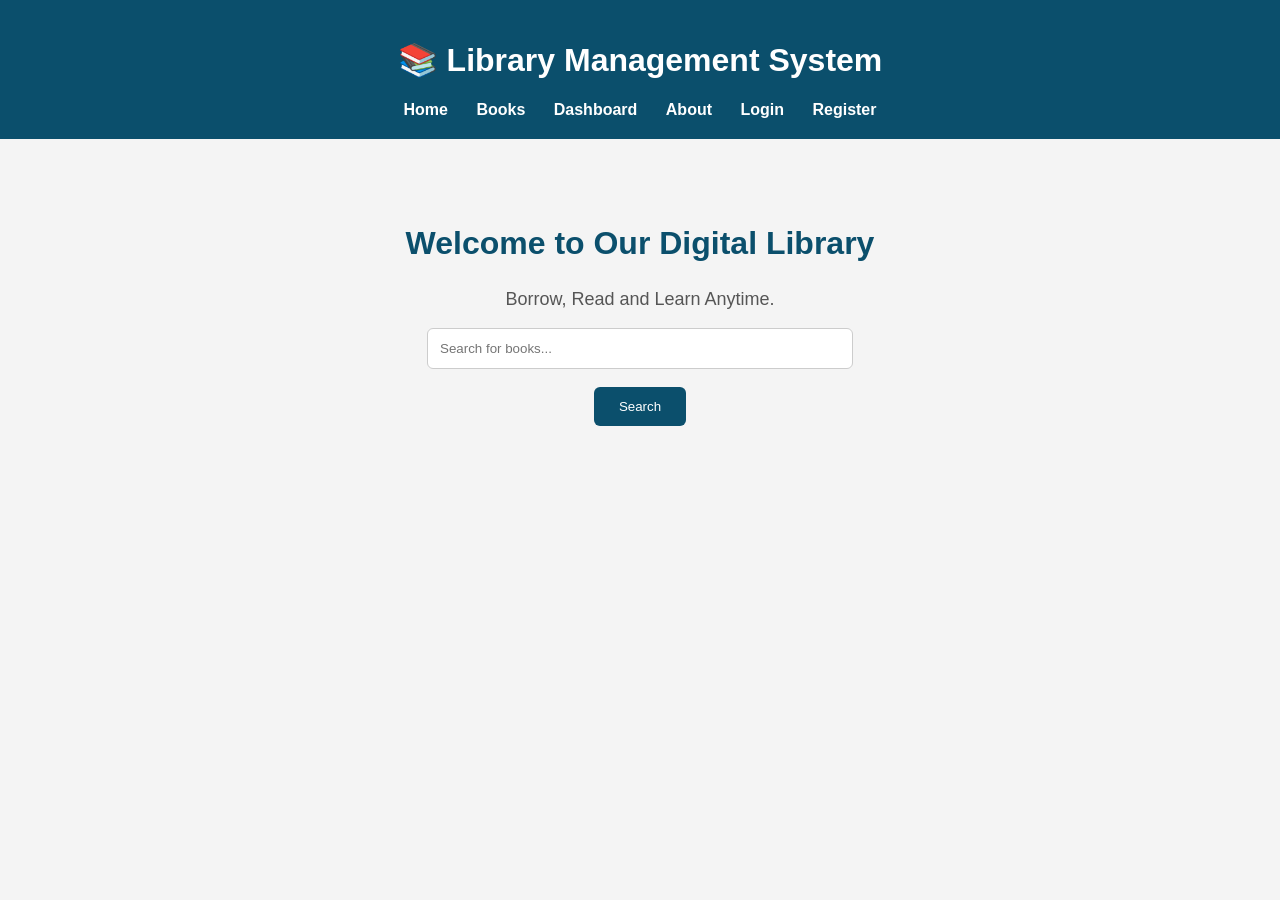
<file: index.html>
<!DOCTYPE html>
<html lang="en">
<head>
<meta charset="UTF-8">
<meta name="viewport" content="width=device-width, initial-scale=1.0">
<title>Library Management System</title>

<link rel="stylesheet" href="css/style.css">

</head>
<body>

<header>
    <h1>📚 Library Management System</h1>
    <nav>
        <a href="#">Home</a>
        <a href="books.html">Books</a>
        <a href="dashboard.html">Dashboard</a>
        <a href="#">About</a>
        <a href="login.html">Login</a>
        <a href="register.html">Register</a>
    </nav>
</header>

<section class="hero">
    <h2>Welcome to Our Digital Library</h2>
    <p>Borrow, Read and Learn Anytime.</p>

    <input type="text" placeholder="Search for books...">

    <br><br>

    <button>Search</button>
</section>
<script src="script.js?v=2"></script>
</body>
</html>
</file>
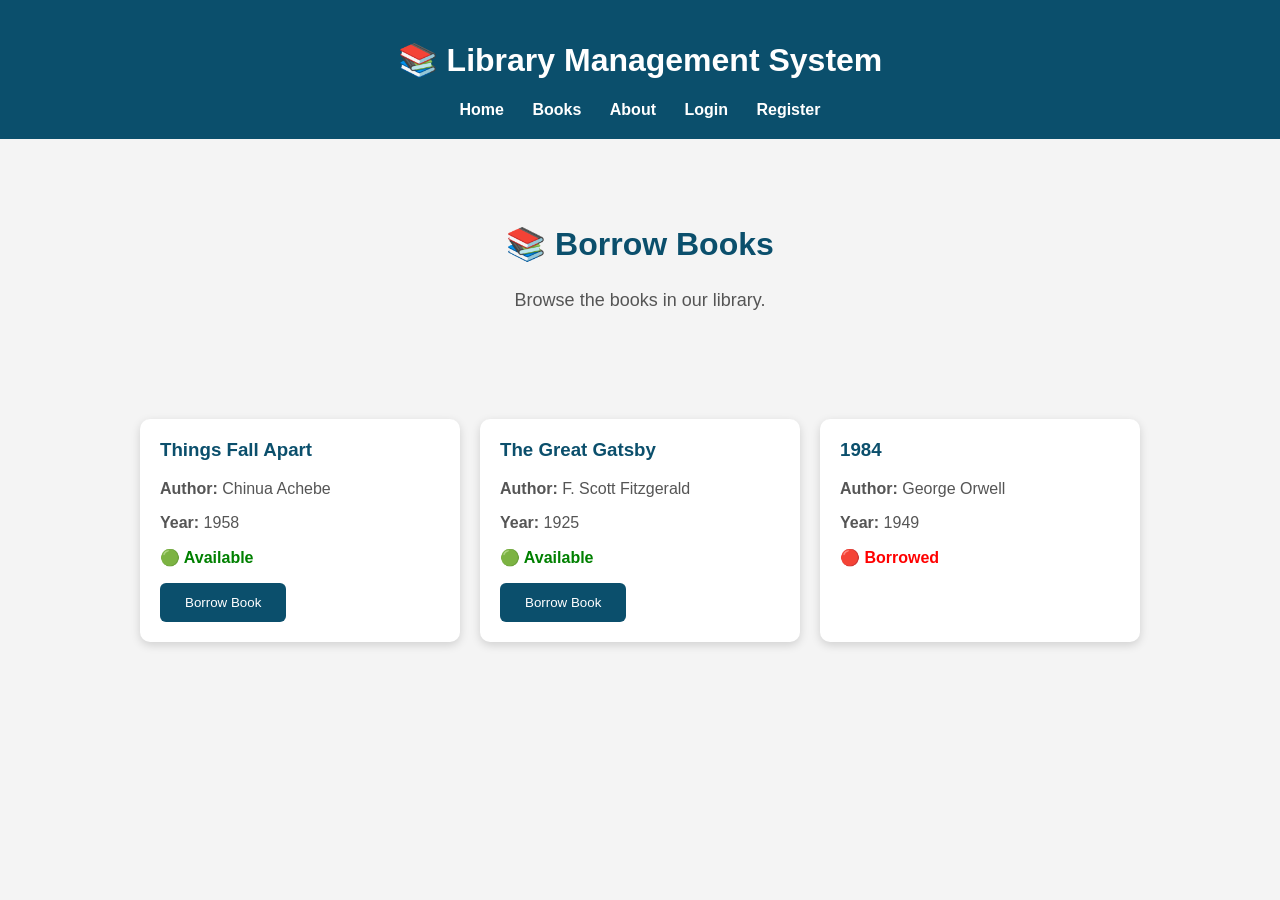
<file: books.html>
<!DOCTYPE html>
<html lang="en">
<head>
    <meta charset="UTF-8">
    <meta name="viewport" content="width=device-width, initial-scale=1.0">
    <title>Books - Library Management System</title>

    <link rel="stylesheet" href="css/style.css">
</head>

<body>

<header>
    <h1>📚 Library Management System</h1>

    <nav>
        <a href="index.html">Home</a>
        <a href="books.html">Books</a>
        <a href="#">About</a>
        <a href="#">Login</a>
        <a href="#">Register</a>
    </nav>
</header>

<section class="hero">
    <h2>📚 Borrow Books</h2>
    <p>Browse the books in our library.</p>
</section>

<section class="books">

    <div class="book-card">
        <h3>Things Fall Apart</h3>
        <p><strong>Author:</strong> Chinua Achebe</p>
        <p><strong>Year:</strong> 1958</p>
        <p id="things-status" class="available">🟢 Available</p>
<button id="things-button" onclick="returnBook('Things Fall Apart', 'things-status', 'things-button')">Return Book</button>
    </div>

    <div class="book-card">
        <h3>The Great Gatsby</h3>
        <p><strong>Author:</strong> F. Scott Fitzgerald</p>
        <p><strong>Year:</strong> 1925</p>
        <p id="gatsby-status" class="available">🟢 Available</p>
<button id="gatsby-button" onclick="borrowBook('The Great Gatsby', 'gatsby-status', 'gatsby-button')">Borrow Book</button>
    </div>

    <div class="book-card">
        <h3>1984</h3>
        <p><strong>Author:</strong> George Orwell</p>
        <p><strong>Year:</strong> 1949</p>
        <p class="borrowed">🔴 Borrowed</p>
    </div>

</section>
<script src="script.js?v=5"></script>
</body>
</html>
</file>
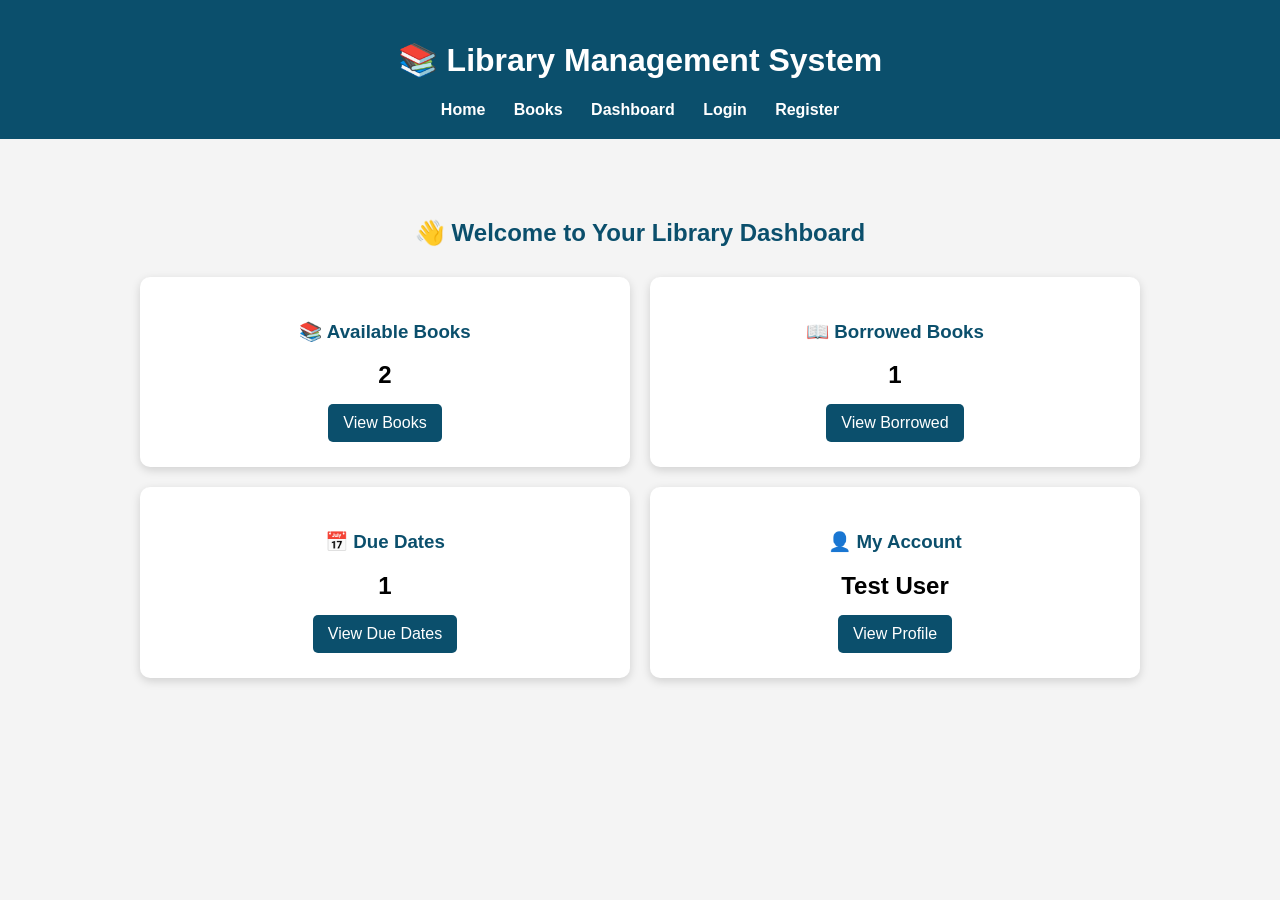
<file: dashboard.html>
<!DOCTYPE html>
<html lang="en">
<head>
    <meta charset="UTF-8">
    <meta name="viewport" content="width=device-width, initial-scale=1.0">
    <title>Dashboard - Library Management System</title>

    <link rel="stylesheet" href="css/style.css">
</head>

<body>

<header>
    <h1>📚 Library Management System</h1>

    <nav>
        <a href="index.html">Home</a>
        <a href="books.html">Books</a>
        <a href="dashboard.html">Dashboard</a>
        <a href="login.html">Login</a>
        <a href="register.html">Register</a>
    </nav>
</header>

<section class="dashboard">

    <h2>👋 Welcome to Your Library Dashboard</h2>

    <div class="dashboard-cards">

        <div class="dashboard-card">
            <h3>📚 Available Books</h3>
            <p id="available-count">2</p>
            <a href="books.html">View Books</a>
        </div>

        <div class="dashboard-card">
            <h3>📖 Borrowed Books</h3>
            <p id="borrowed-count">1</p>
            <a href="books.html">View Borrowed</a>
        </div>

        <div class="dashboard-card">
            <h3>📅 Due Dates</h3>
            <p id="due-count">1</p>
            <a href="due-dates.html">View Due Dates</a>
        </div>

        <div class="dashboard-card">
            <h3>👤 My Account</h3>
            <p>Test User</p>
            <a href="profile.html">View Profile</a>
        </div>

    </div>

</section>
<script src="script.js?v=4"></script>
</body>
</html>
</file>
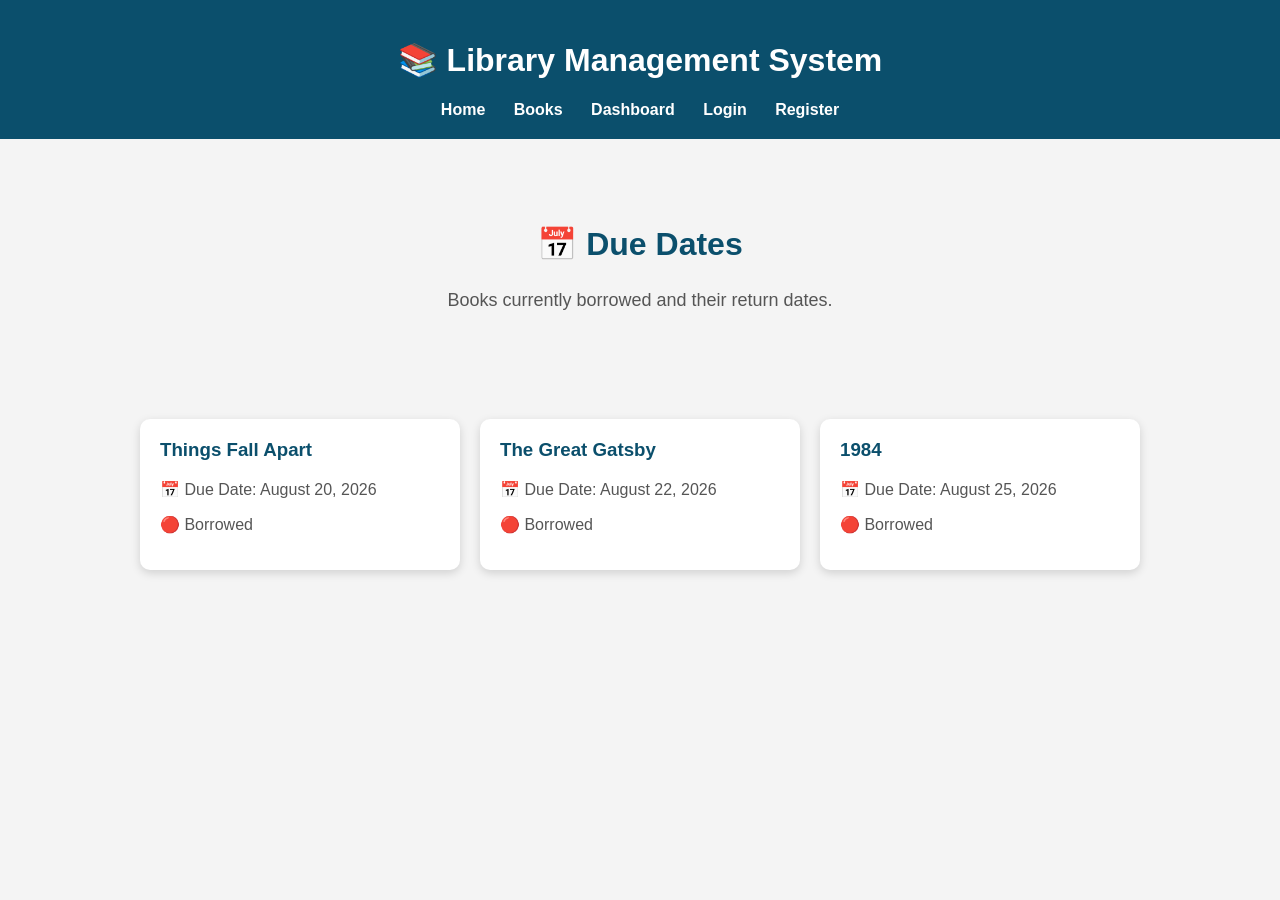
<file: due-dates.html>
<!DOCTYPE html>
<html lang="en">
<head>
    <meta charset="UTF-8">
    <meta name="viewport" content="width=device-width, initial-scale=1.0">
    <title>Due Dates - Library Management System</title>
    <link rel="stylesheet" href="css/style.css">
</head>

<body>

<header>
    <h1>📚 Library Management System</h1>

    <nav>
        <a href="index.html">Home</a>
        <a href="books.html">Books</a>
        <a href="dashboard.html">Dashboard</a>
        <a href="login.html">Login</a>
        <a href="register.html">Register</a>
    </nav>
</header>

<section class="hero">
    <h2>📅 Due Dates</h2>
    <p>Books currently borrowed and their return dates.</p>
</section>

<section class="books">

    <div class="book-card" id="things-due">
        <h3>Things Fall Apart</h3>
        <p>📅 Due Date: August 20, 2026</p>
        <p>🔴 Borrowed</p>
    </div>

    <div class="book-card" id="gatsby-due">
        <h3>The Great Gatsby</h3>
        <p>📅 Due Date: August 22, 2026</p>
        <p>🔴 Borrowed</p>
    </div>

    <div class="book-card" id="1984-due">
        <h3>1984</h3>
        <p>📅 Due Date: August 25, 2026</p>
        <p>🔴 Borrowed</p>
    </div>

</section>

</body>
</html>
</file>
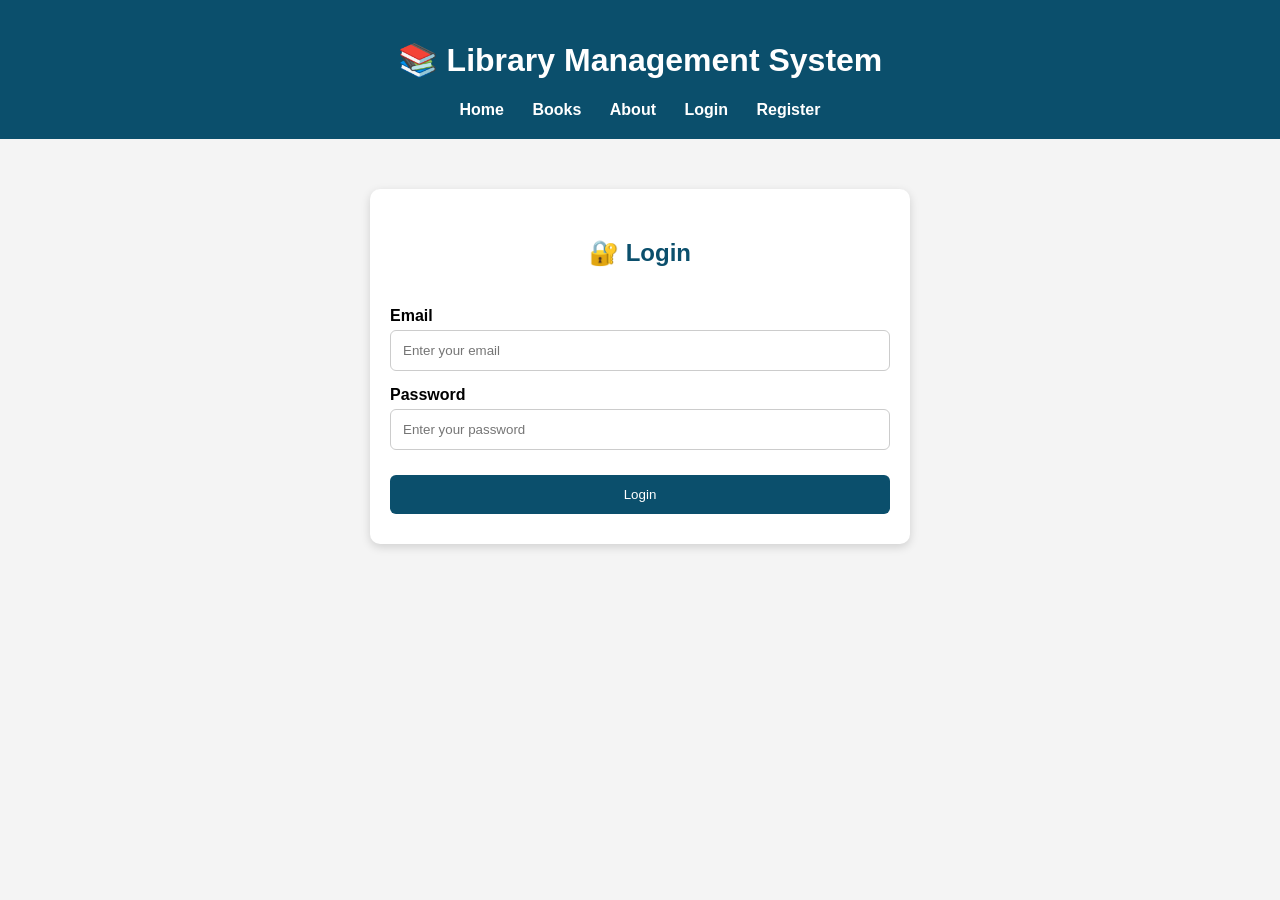
<file: login.html>
<!DOCTYPE html>
<html lang="en">
<head>
    <meta charset="UTF-8">
    <meta name="viewport" content="width=device-width, initial-scale=1.0">
    <title>Login - Library Management System</title>

    <link rel="stylesheet" href="css/style.css">
</head>

<body>

<header>
    <h1>📚 Library Management System</h1>

    <nav>
        <a href="index.html">Home</a>
        <a href="books.html">Books</a>
        <a href="#">About</a>
        <a href="login.html">Login</a>
        <a href="register.html">Register</a>
    </nav>
</header>

<section class="form-section">

    <h2>🔐 Login</h2>

    <form onsubmit="loginUser(event)">

        <label for="email">Email</label>
        <input type="email" id="email" placeholder="Enter your email" required>

        <label for="password">Password</label>
        <input type="password" id="password" placeholder="Enter your password" required>

        <button type="submit">Login</button>

    </form>

</section>

<script>
function loginUser(event) {
    event.preventDefault();

    alert("Login successful! Welcome back to our library.");
}
</script>

</body>
</html>
</file>
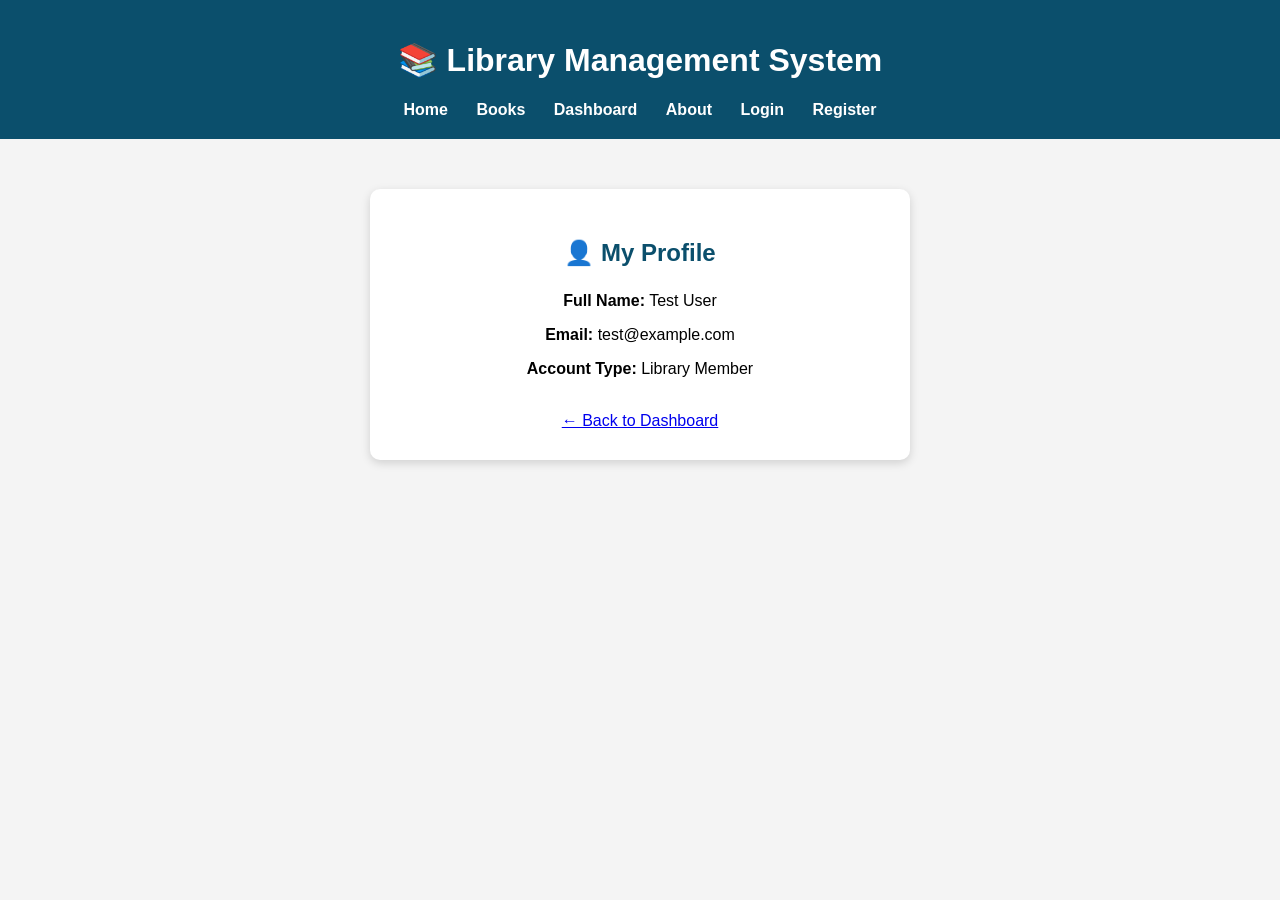
<file: profile.html>
<!DOCTYPE html>
<html lang="en">
<head>
    <meta charset="UTF-8">
    <meta name="viewport" content="width=device-width, initial-scale=1.0">
    <title>My Profile - Library Management System</title>
    <link rel="stylesheet" href="css/style.css">
</head>

<body>

<header>
    <h1>📚 Library Management System</h1>

    <nav>
        <a href="index.html">Home</a>
        <a href="books.html">Books</a>
        <a href="dashboard.html">Dashboard</a>
        <a href="#">About</a>
        <a href="login.html">Login</a>
        <a href="register.html">Register</a>
    </nav>
</header>

<section class="form-section">

    <h2>👤 My Profile</h2>

    <p><strong>Full Name:</strong> Test User</p>
    <p><strong>Email:</strong> test@example.com</p>
    <p><strong>Account Type:</strong> Library Member</p>

    <br>

    <a href="dashboard.html">← Back to Dashboard</a>

</section>

</body>
</html>
</file>
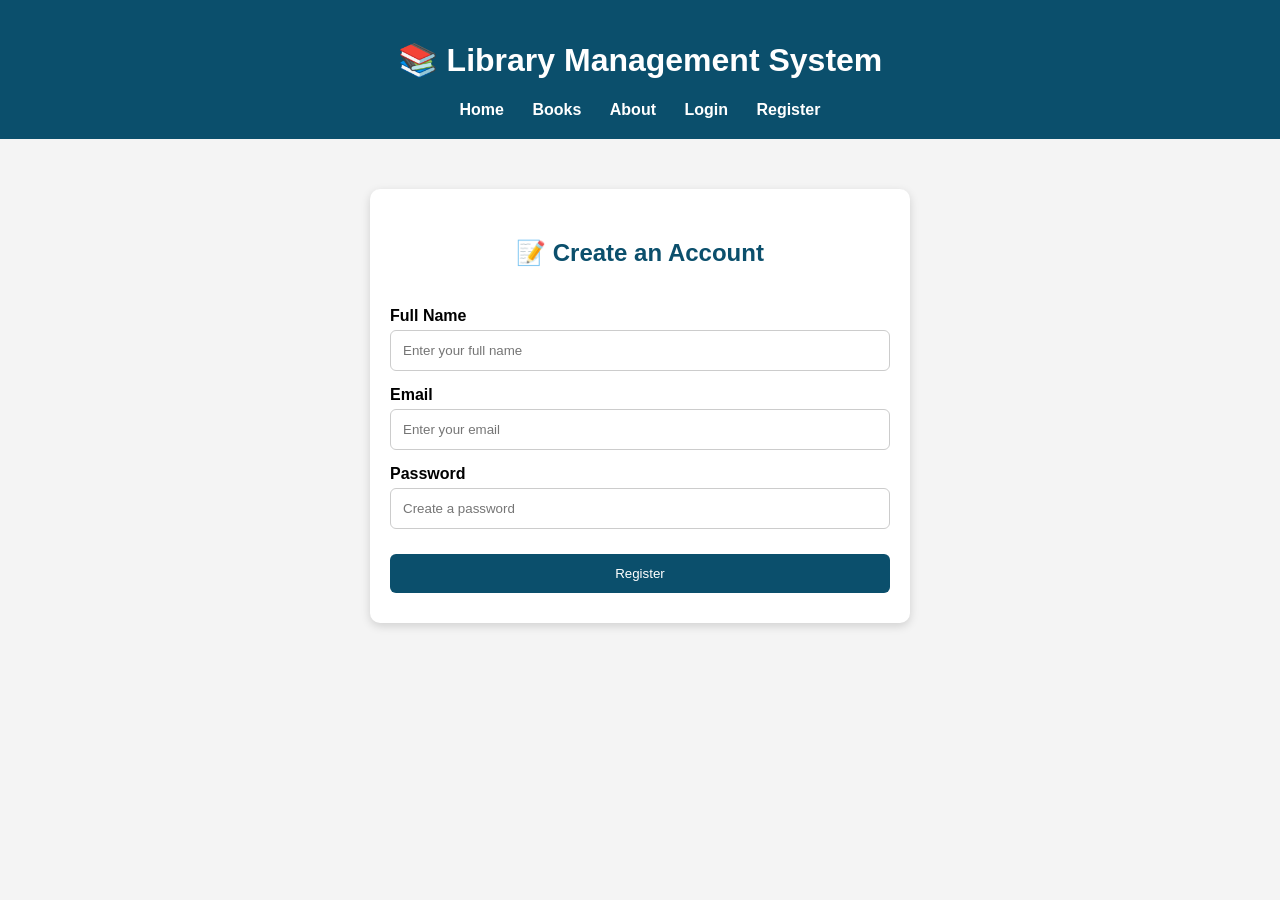
<file: register.html>
<!DOCTYPE html>
<html lang="en">
<head>
    <meta charset="UTF-8">
    <meta name="viewport" content="width=device-width, initial-scale=1.0">
    <title>Register - Library Management System</title>

    <link rel="stylesheet" href="css/style.css">
</head>

<body>

<header>
    <h1>📚 Library Management System</h1>

    <nav>
        <a href="index.html">Home</a>
        <a href="books.html">Books</a>
        <a href="#">About</a>
        <a href="login.html">Login</a>
        <a href="register.html">Register</a>
    </nav>
</header>

<section class="form-section">

    <h2>📝 Create an Account</h2>

    <form onsubmit="registerUser(event)">

        <label for="name">Full Name</label>
        <input type="text" id="name" placeholder="Enter your full name" required>

        <label for="email">Email</label>
        <input type="email" id="email" placeholder="Enter your email" required>

        <label for="password">Password</label>
        <input type="password" id="password" placeholder="Create a password" required>

        <button type="submit">Register</button>

    </form>

</section>
<script>
function registerUser(event) {
    event.preventDefault();

    alert("Registration successful! Welcome to our library.");
}
</script>
</body>
</html>
</file>
<file: css/style.css>
body {
    margin: 0;
    font-family: Arial, sans-serif;
    background: #f4f4f4;
}

header {
    background: #0b4f6c;
    color: white;
    padding: 20px;
    text-align: center;
}

nav {
    margin-top: 15px;
}

nav a {
    color: white;
    text-decoration: none;
    margin: 0 12px;
    font-weight: bold;
}

.hero {
    text-align: center;
    padding: 60px 20px;
}

.hero h2 {
    color: #0b4f6c;
    font-size: 32px;
}

.hero p {
    color: #555;
    font-size: 18px;
}

input {
    width: 80%;
    max-width: 400px;
    padding: 12px;
    border: 1px solid #ccc;
    border-radius: 6px;
}

button {
    background: #0b4f6c;
    color: white;
    padding: 12px 25px;
    border: none;
    border-radius: 6px;
    cursor: pointer;
}

button:hover {
    background: #08384d;
}.books {
    display: flex;
    flex-wrap: wrap;
    justify-content: center;
    gap: 20px;
    padding: 30px 20px;
}

.book-card {
    background: white;
    width: 280px;
    padding: 20px;
    border-radius: 10px;
    box-shadow: 0 3px 10px rgba(0, 0, 0, 0.15);
}

.book-card h3 {
    color: #0b4f6c;
    margin-top: 0;
}

.book-card p {
    color: #555;
}

.available {
    color: green !important;
    font-weight: bold;
}

.borrowed {
    color: red !important;
    font-weight: bold;
}
.form-section {
    max-width: 500px;
    margin: 50px auto;
    padding: 30px 20px;
    background: white;
    border-radius: 10px;
    box-shadow: 0 3px 10px rgba(0, 0, 0, 0.15);
    text-align: center;
}

.form-section h2 {
    color: #0b4f6c;
    margin-bottom: 25px;
}

.form-section form {
    display: flex;
    flex-direction: column;
    text-align: left;
}

.form-section label {
    margin-top: 15px;
    margin-bottom: 5px;
    font-weight: bold;
}

.form-section input {
    width: auto;
    max-width: none;
    padding: 12px;
}

.form-section button {
    margin-top: 25px;
}
.dashboard {
    max-width: 1000px;
    margin: 40px auto;
    padding: 20px;
    text-align: center;
}

.dashboard h2 {
    color: #0b4f6c;
    margin-bottom: 30px;
}

.dashboard-cards {
    display: grid;
    grid-template-columns: repeat(2, 1fr);
    gap: 20px;
}

.dashboard-card {
    background: white;
    padding: 25px 15px;
    border-radius: 10px;
    box-shadow: 0 3px 10px rgba(0, 0, 0, 0.15);
}

.dashboard-card h3 {
    color: #0b4f6c;
}

.dashboard-card p {
    font-size: 24px;
    font-weight: bold;
    margin: 15px;
}

.dashboard-card a {
    text-decoration: none;
    display: inline-block;
    padding: 10px 15px;
    background: #0b4f6c;
    color: white;
    border-radius: 5px;
}
@media (max-width: 600px) {
    .dashboard-cards {
        grid-template-columns: 1fr;
    }
}
</file>
